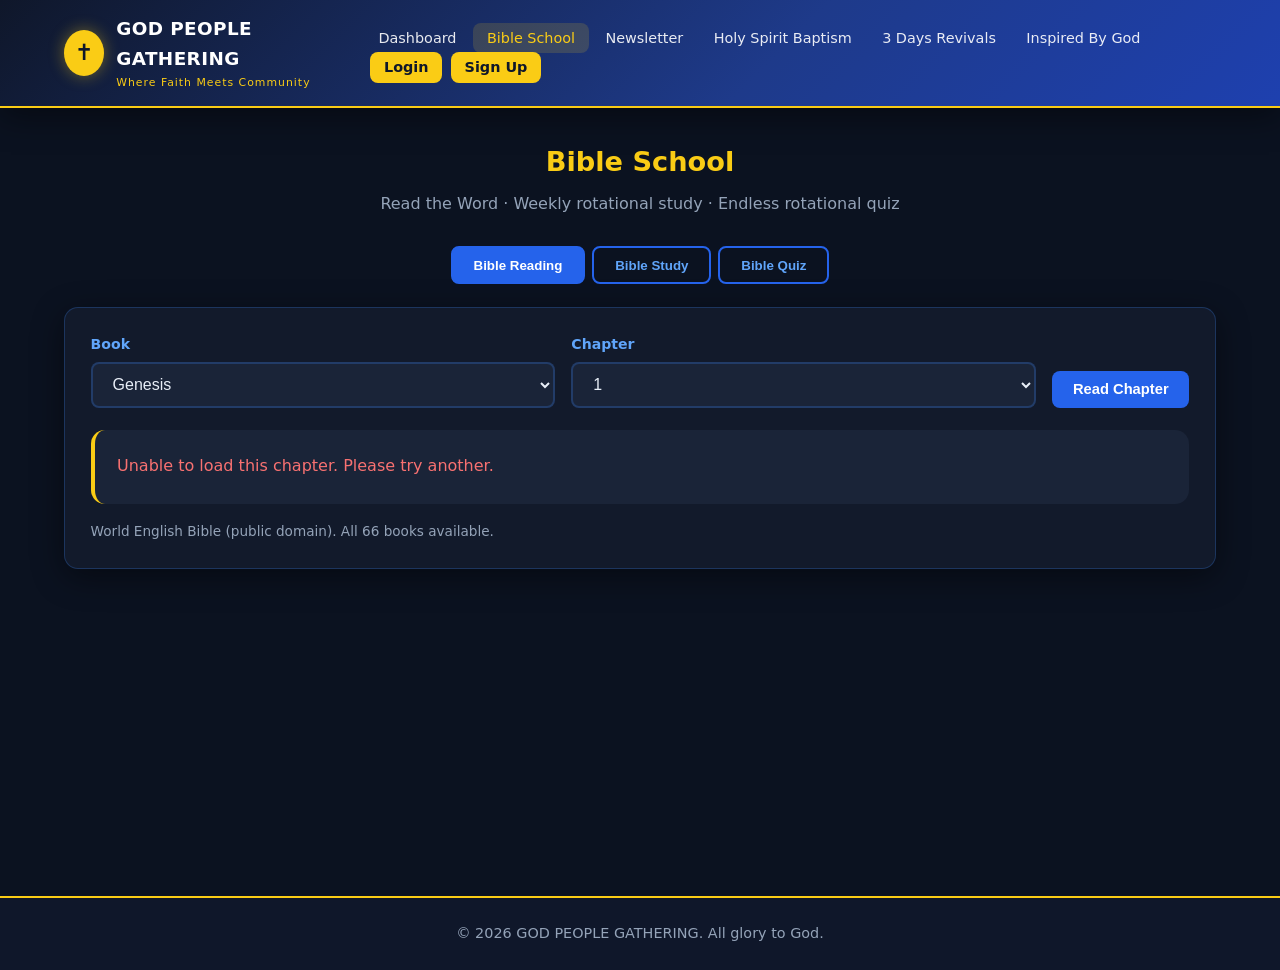
<file: bible-school.html>
<!DOCTYPE html>
<html lang="en">
<head>
  <meta charset="UTF-8">
  <meta name="viewport" content="width=device-width, initial-scale=1.0">
  <title>Bible School | GOD PEOPLE GATHERING</title>
  <link rel="stylesheet" href="css/styles.css">
</head>
<body>
  <header class="header">
    <div class="nav-container">
      <a href="index.html" class="logo">
        <div class="logo-icon">✝</div>
        <div class="logo-text">GOD PEOPLE GATHERING<span>Where Faith Meets Community</span></div>
      </a>
      <button class="menu-toggle" aria-label="Menu">☰</button>
      <ul class="nav-links">
        <li><a href="index.html">Dashboard</a></li>
        <li><a href="bible-school.html" class="active">Bible School</a></li>
        <li><a href="newsletter.html">Newsletter</a></li>
        <li><a href="holy-spirit.html">Holy Spirit Baptism</a></li>
        <li><a href="revivals.html">3 Days Revivals</a></li>
        <li><a href="book.html">Inspired By God</a></li>
        <li class="hidden" data-auth><a href="#" onclick="logout(); return false;">Logout</a></li>
        <li data-guest><a href="login.html" class="btn-auth">Login</a></li>
        <li data-guest><a href="signup.html" class="btn-auth">Sign Up</a></li>
      </ul>
    </div>
  </header>

  <main class="main">
    <h1 class="section-title">Bible School</h1>
    <p class="section-subtitle">Read the Word · Weekly rotational study · Endless rotational quiz</p>

    <div class="tabs">
      <button class="tab-btn active" data-tab="reader-tab">Bible Reading</button>
      <button class="tab-btn" data-tab="study-tab">Bible Study</button>
      <button class="tab-btn" data-tab="quiz-tab">Bible Quiz</button>
    </div>

    <div id="reader-tab" class="tab-content active">
      <div class="card">
        <div class="bible-controls">
          <div class="form-group">
            <label for="book-select">Book</label>
            <select id="book-select"></select>
          </div>
          <div class="form-group">
            <label for="chapter-select">Chapter</label>
            <select id="chapter-select"></select>
          </div>
          <button class="btn btn-primary" id="load-chapter-btn">Read Chapter</button>
        </div>
        <div id="bible-text" class="bible-text">
          <p style="text-align:center;color:#94a3b8;">Select a book and chapter, then click Read Chapter.</p>
        </div>
        <p style="margin-top:1rem; font-size:0.85rem; color:var(--text-muted);">
          World English Bible (public domain). All 66 books available.
        </p>
      </div>
    </div>

    <div id="study-tab" class="tab-content">
      <p class="section-subtitle" style="margin-bottom:1rem;">4-week rolling cycle · A new set of daily stories each week of the year</p>
      <div id="study-grid" class="study-grid"></div>
    </div>

    <div id="quiz-tab" class="tab-content">
      <div class="card">
        <h3 style="color:var(--yellow); margin-bottom:0.75rem;">Endless Rotational Quiz</h3>
        <p style="color:var(--text-muted); margin-bottom:1.25rem;">
          Questions rotate from a large bank of Bible stories and verses. Answer a batch, then load the next — it never ends.
        </p>
        <div id="quiz-container"></div>
      </div>
    </div>
  </main>

  <footer class="footer">
    <p>&copy; 2026 GOD PEOPLE GATHERING. All glory to God.</p>
  </footer>
  <script src="js/app.js"></script>
</body>
</html>
</file>
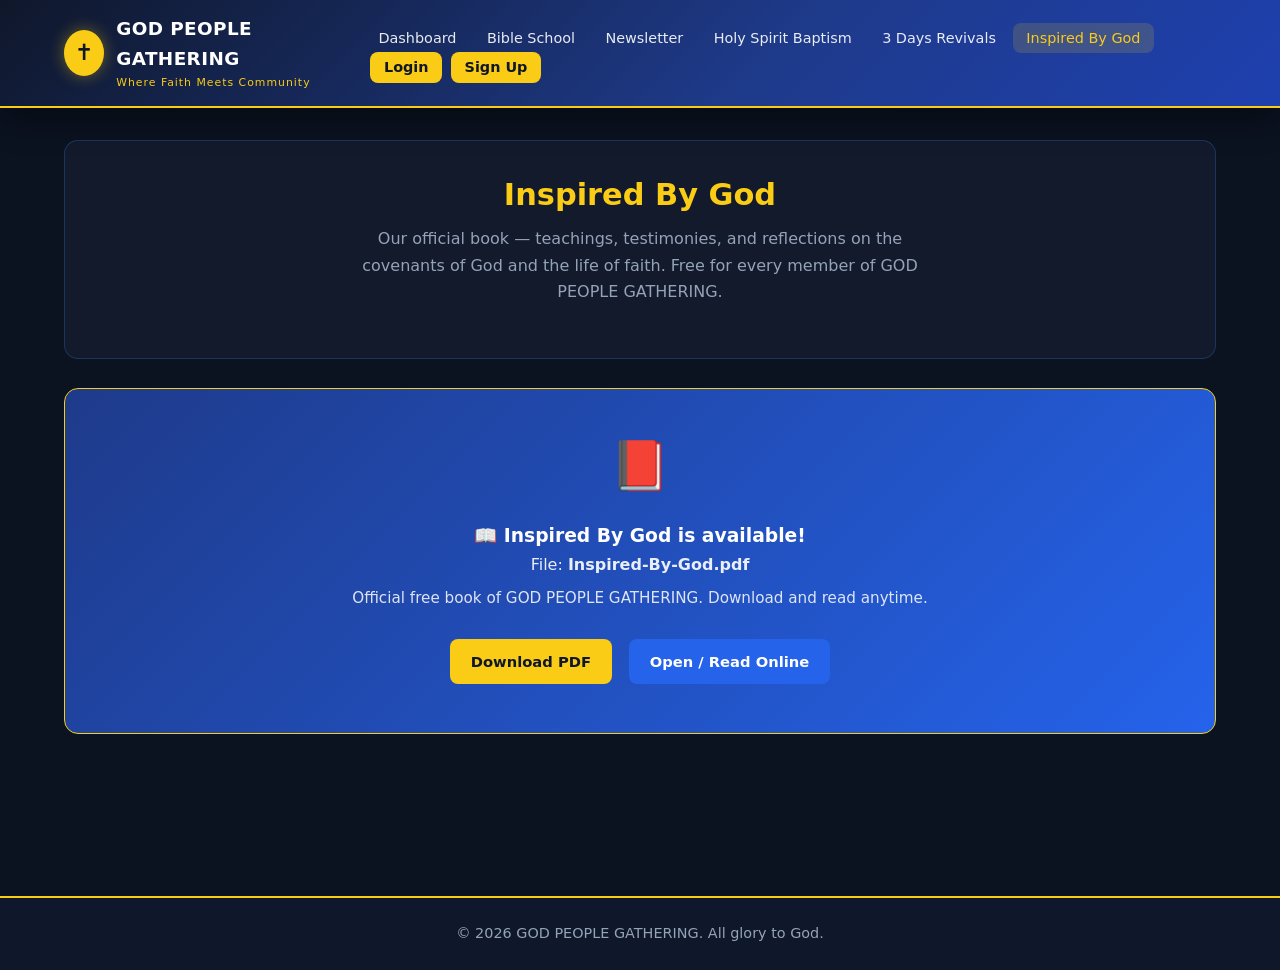
<file: book.html>
<!DOCTYPE html>
<html lang="en">
<head>
  <meta charset="UTF-8">
  <meta name="viewport" content="width=device-width, initial-scale=1.0">
  <title>Inspired By God | GOD PEOPLE GATHERING</title>
  <link rel="stylesheet" href="css/styles.css">
</head>
<body>
  <header class="header">
    <div class="nav-container">
      <a href="index.html" class="logo">
        <div class="logo-icon">✝</div>
        <div class="logo-text">GOD PEOPLE GATHERING<span>Where Faith Meets Community</span></div>
      </a>
      <button class="menu-toggle" aria-label="Menu">☰</button>
      <ul class="nav-links">
        <li><a href="index.html">Dashboard</a></li>
        <li><a href="bible-school.html">Bible School</a></li>
        <li><a href="newsletter.html">Newsletter</a></li>
        <li><a href="holy-spirit.html">Holy Spirit Baptism</a></li>
        <li><a href="revivals.html">3 Days Revivals</a></li>
        <li><a href="book.html" class="active">Inspired By God</a></li>
        <li class="hidden" data-auth><a href="#" onclick="logout(); return false;">Logout</a></li>
        <li data-guest><a href="login.html" class="btn-auth">Login</a></li>
        <li data-guest><a href="signup.html" class="btn-auth">Sign Up</a></li>
      </ul>
    </div>
  </header>

  <main class="main">
    <div class="book-hero">
      <h2>Inspired By God</h2>
      <p style="color:var(--text-muted); max-width:560px; margin:0 auto 1.5rem;">
        Our official book — teachings, testimonies, and reflections on the covenants of God and the life of faith.
        Free for every member of GOD PEOPLE GATHERING.
      </p>
    </div>

    <!-- Permanent download section (always visible) -->
    <div id="download-area">
      <div class="download-box">
        <div style="font-size:3rem; margin-bottom:1rem;">📕</div>
        <h3>📖 Inspired By God is available!</h3>
        <p style="opacity:0.9; margin-bottom:0.5rem;">
          File: <strong>Inspired-By-God.pdf</strong>
        </p>
        <p style="opacity:0.85; margin-bottom:1.75rem; font-size:0.95rem;">
          Official free book of GOD PEOPLE GATHERING. Download and read anytime.
        </p>

        <!-- Main download button -->
        <a id="download-btn"
           class="btn btn-gold"
           href="books/Inspired-By-God.pdf"
           download="Inspired-By-God.pdf"
           style="margin-right:0.75rem; margin-bottom:0.75rem;">
          Download PDF
        </a>

        <!-- Optional: open in browser / new tab -->
        <a class="btn btn-primary"
           href="books/Inspired-By-God.pdf"
           target="_blank"
           rel="noopener"
           style="margin-bottom:0.75rem;">
          Open / Read Online
        </a>
      </div>
    </div>
  </main>

  <footer class="footer">
    <p>&copy; 2026 GOD PEOPLE GATHERING. All glory to God.</p>
  </footer>

  <script src="js/app.js"></script>
</body>
</html>
</file>
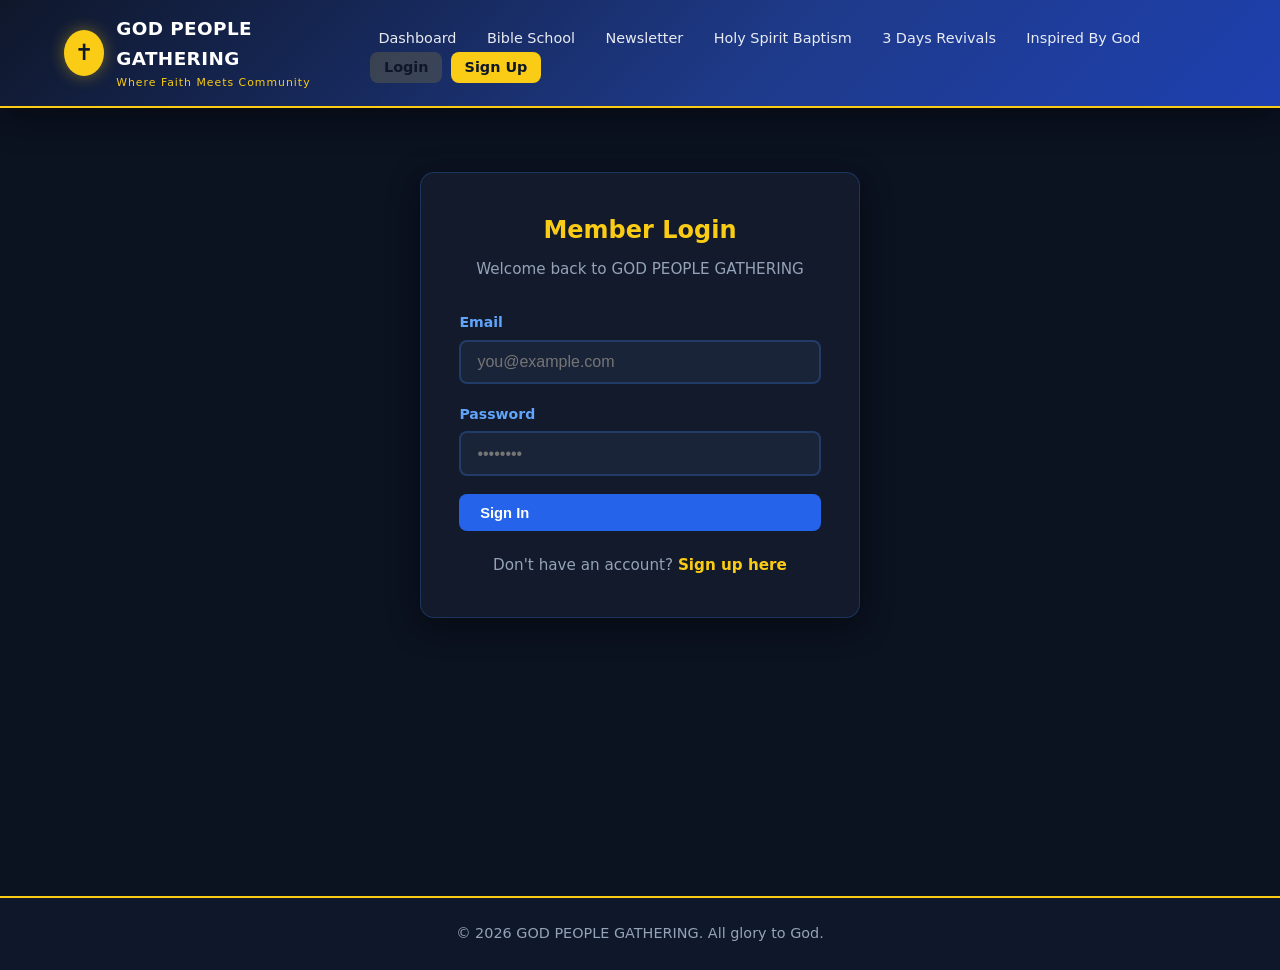
<file: login.html>
<!DOCTYPE html>
<html lang="en">
<head>
  <meta charset="UTF-8">
  <meta name="viewport" content="width=device-width, initial-scale=1.0">
  <title>Login | GOD PEOPLE GATHERING</title>
  <link rel="stylesheet" href="css/styles.css">
</head>
<body>
  <header class="header">
    <div class="nav-container">
      <a href="index.html" class="logo">
        <div class="logo-icon">✝</div>
        <div class="logo-text">GOD PEOPLE GATHERING<span>Where Faith Meets Community</span></div>
      </a>
      <button class="menu-toggle" aria-label="Menu">☰</button>
      <ul class="nav-links">
        <li><a href="index.html">Dashboard</a></li>
        <li><a href="bible-school.html">Bible School</a></li>
        <li><a href="newsletter.html">Newsletter</a></li>
        <li><a href="holy-spirit.html">Holy Spirit Baptism</a></li>
        <li><a href="revivals.html">3 Days Revivals</a></li>
        <li><a href="book.html">Inspired By God</a></li>
        <li class="hidden" data-auth><a href="#" onclick="logout(); return false;">Logout</a></li>
        <li data-guest><a href="login.html" class="btn-auth active">Login</a></li>
        <li data-guest><a href="signup.html" class="btn-auth">Sign Up</a></li>
      </ul>
    </div>
  </header>
  <main class="main">
    <div class="auth-container">
      <div class="auth-card">
        <h2>Member Login</h2>
        <p class="subtitle">Welcome back to GOD PEOPLE GATHERING</p>
        <form id="login-form">
          <div class="form-group">
            <label for="login-email">Email</label>
            <input type="email" id="login-email" required placeholder="you@example.com">
          </div>
          <div class="form-group">
            <label for="login-password">Password</label>
            <input type="password" id="login-password" required placeholder="••••••••">
          </div>
          <button type="submit" class="btn btn-primary" style="width:100%;">Sign In</button>
          <p id="login-message" class="form-success"></p>
        </form>
        <p class="auth-switch">Don't have an account? <a href="signup.html">Sign up here</a></p>
      </div>
    </div>
  </main>
  <footer class="footer"><p>&copy; 2026 GOD PEOPLE GATHERING. All glory to God.</p></footer>
  <script src="js/app.js"></script>
</body>
</html>
</file>
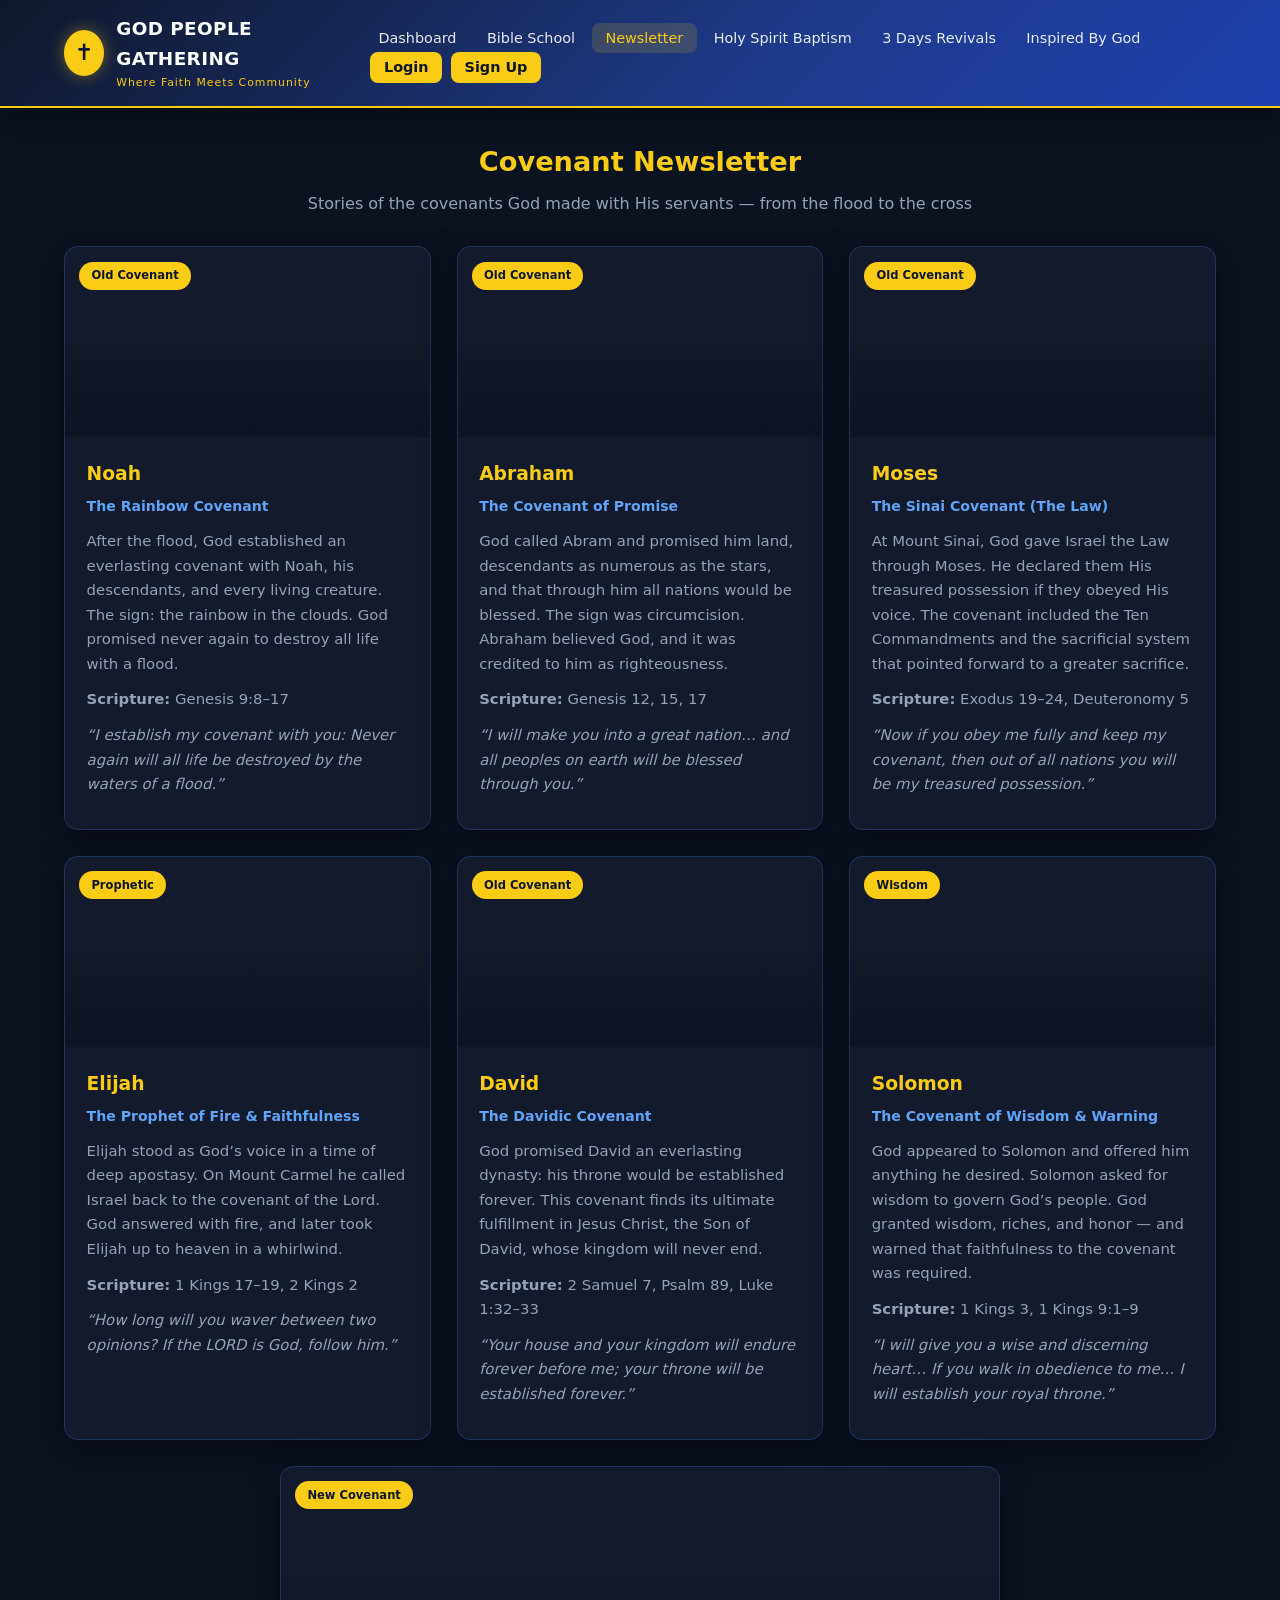
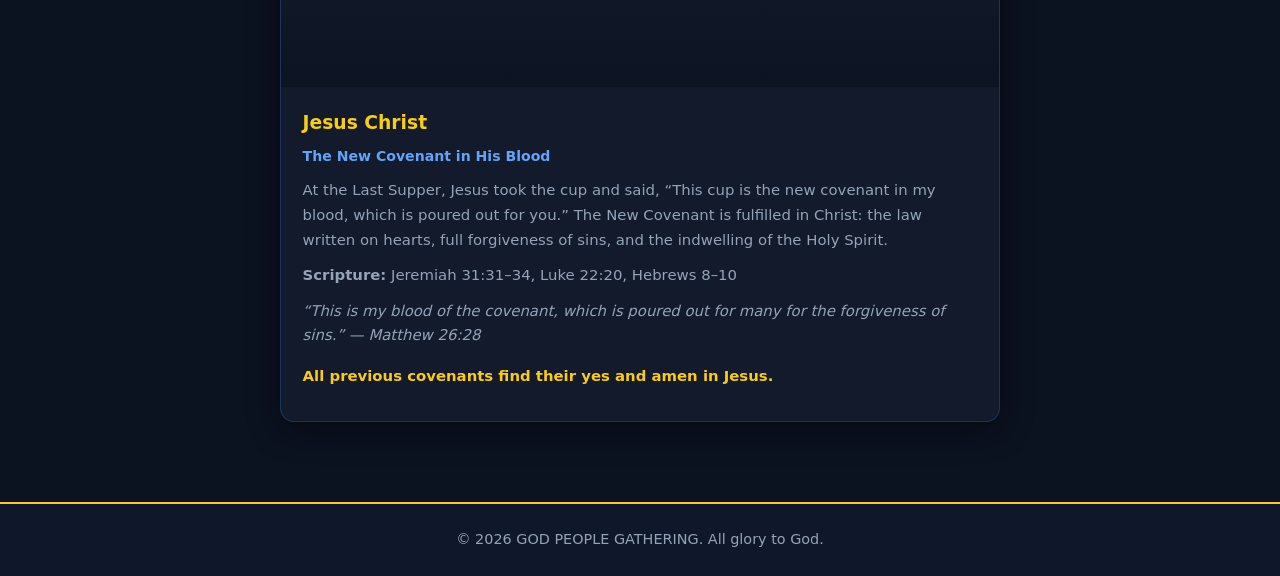
<file: newsletter.html>
<!DOCTYPE html>
<html lang="en">
<head>
  <meta charset="UTF-8">
  <meta name="viewport" content="width=device-width, initial-scale=1.0">
  <title>Newsletter | GOD PEOPLE GATHERING</title>
  <link rel="stylesheet" href="css/styles.css">
</head>
<body>
  <header class="header">
    <div class="nav-container">
      <a href="index.html" class="logo">
        <div class="logo-icon">✝</div>
        <div class="logo-text">GOD PEOPLE GATHERING<span>Where Faith Meets Community</span></div>
      </a>
      <button class="menu-toggle" aria-label="Menu">☰</button>
      <ul class="nav-links">
        <li><a href="index.html">Dashboard</a></li>
        <li><a href="bible-school.html">Bible School</a></li>
        <li><a href="newsletter.html" class="active">Newsletter</a></li>
        <li><a href="holy-spirit.html">Holy Spirit Baptism</a></li>
        <li><a href="revivals.html">3 Days Revivals</a></li>
        <li><a href="book.html">Inspired By God</a></li>
        <li class="hidden" data-auth><a href="#" onclick="logout(); return false;">Logout</a></li>
        <li data-guest><a href="login.html" class="btn-auth">Login</a></li>
        <li data-guest><a href="signup.html" class="btn-auth">Sign Up</a></li>
      </ul>
    </div>
  </header>

  <main class="main">
    <h1 class="section-title">Covenant Newsletter</h1>
    <p class="section-subtitle">Stories of the covenants God made with His servants — from the flood to the cross</p>

    <div class="covenant-grid">
      <article class="covenant-card">
        <div class="covenant-img" style="background-image: url('https://images.unsplash.com/photo-1507003211169-0a1dd7228f2d?w=700&q=80');">
          <span class="covenant-badge">Old Covenant</span>
        </div>
        <div class="covenant-body">
          <h3>Noah</h3>
          <p class="covenant-title">The Rainbow Covenant</p>
          <p>After the flood, God established an everlasting covenant with Noah, his descendants, and every living creature. The sign: the rainbow in the clouds. God promised never again to destroy all life with a flood.</p>
          <p><strong>Scripture:</strong> Genesis 9:8–17</p>
          <p><em>“I establish my covenant with you: Never again will all life be destroyed by the waters of a flood.”</em></p>
        </div>
      </article>

      <article class="covenant-card">
        <div class="covenant-img" style="background-image: url('https://images.unsplash.com/photo-1469474968028-56623f02e42e?w=700&q=80');">
          <span class="covenant-badge">Old Covenant</span>
        </div>
        <div class="covenant-body">
          <h3>Abraham</h3>
          <p class="covenant-title">The Covenant of Promise</p>
          <p>God called Abram and promised him land, descendants as numerous as the stars, and that through him all nations would be blessed. The sign was circumcision. Abraham believed God, and it was credited to him as righteousness.</p>
          <p><strong>Scripture:</strong> Genesis 12, 15, 17</p>
          <p><em>“I will make you into a great nation… and all peoples on earth will be blessed through you.”</em></p>
        </div>
      </article>

      <article class="covenant-card">
        <div class="covenant-img" style="background-image: url('https://images.unsplash.com/photo-1506905925346-21bda4d32df4?w=700&q=80');">
          <span class="covenant-badge">Old Covenant</span>
        </div>
        <div class="covenant-body">
          <h3>Moses</h3>
          <p class="covenant-title">The Sinai Covenant (The Law)</p>
          <p>At Mount Sinai, God gave Israel the Law through Moses. He declared them His treasured possession if they obeyed His voice. The covenant included the Ten Commandments and the sacrificial system that pointed forward to a greater sacrifice.</p>
          <p><strong>Scripture:</strong> Exodus 19–24, Deuteronomy 5</p>
          <p><em>“Now if you obey me fully and keep my covenant, then out of all nations you will be my treasured possession.”</em></p>
        </div>
      </article>

      <article class="covenant-card">
        <div class="covenant-img" style="background-image: url('https://images.unsplash.com/photo-1470071459604-3b5ec3a7fe05?w=700&q=80');">
          <span class="covenant-badge">Prophetic</span>
        </div>
        <div class="covenant-body">
          <h3>Elijah</h3>
          <p class="covenant-title">The Prophet of Fire & Faithfulness</p>
          <p>Elijah stood as God’s voice in a time of deep apostasy. On Mount Carmel he called Israel back to the covenant of the Lord. God answered with fire, and later took Elijah up to heaven in a whirlwind.</p>
          <p><strong>Scripture:</strong> 1 Kings 17–19, 2 Kings 2</p>
          <p><em>“How long will you waver between two opinions? If the LORD is God, follow him.”</em></p>
        </div>
      </article>

      <article class="covenant-card">
        <div class="covenant-img" style="background-image: url('https://images.unsplash.com/photo-1519681393784-d120267933ba?w=700&q=80');">
          <span class="covenant-badge">Old Covenant</span>
        </div>
        <div class="covenant-body">
          <h3>David</h3>
          <p class="covenant-title">The Davidic Covenant</p>
          <p>God promised David an everlasting dynasty: his throne would be established forever. This covenant finds its ultimate fulfillment in Jesus Christ, the Son of David, whose kingdom will never end.</p>
          <p><strong>Scripture:</strong> 2 Samuel 7, Psalm 89, Luke 1:32–33</p>
          <p><em>“Your house and your kingdom will endure forever before me; your throne will be established forever.”</em></p>
        </div>
      </article>

      <article class="covenant-card">
        <div class="covenant-img" style="background-image: url('https://images.unsplash.com/photo-1500534314209-a25ddb2bd429?w=700&q=80');">
          <span class="covenant-badge">Wisdom</span>
        </div>
        <div class="covenant-body">
          <h3>Solomon</h3>
          <p class="covenant-title">The Covenant of Wisdom & Warning</p>
          <p>God appeared to Solomon and offered him anything he desired. Solomon asked for wisdom to govern God’s people. God granted wisdom, riches, and honor — and warned that faithfulness to the covenant was required.</p>
          <p><strong>Scripture:</strong> 1 Kings 3, 1 Kings 9:1–9</p>
          <p><em>“I will give you a wise and discerning heart… If you walk in obedience to me… I will establish your royal throne.”</em></p>
        </div>
      </article>

      <article class="covenant-card" style="grid-column: 1 / -1; max-width: 720px; margin: 0 auto;">
        <div class="covenant-img" style="background-image: url('https://images.unsplash.com/photo-1490730141103-6cac27aaab94?w=900&q=80'); height: 220px;">
          <span class="covenant-badge">New Covenant</span>
        </div>
        <div class="covenant-body">
          <h3>Jesus Christ</h3>
          <p class="covenant-title">The New Covenant in His Blood</p>
          <p>At the Last Supper, Jesus took the cup and said, “This cup is the new covenant in my blood, which is poured out for you.” The New Covenant is fulfilled in Christ: the law written on hearts, full forgiveness of sins, and the indwelling of the Holy Spirit.</p>
          <p><strong>Scripture:</strong> Jeremiah 31:31–34, Luke 22:20, Hebrews 8–10</p>
          <p><em>“This is my blood of the covenant, which is poured out for many for the forgiveness of sins.” — Matthew 26:28</em></p>
          <p style="margin-top:1rem; color:var(--yellow); font-weight:600;">All previous covenants find their yes and amen in Jesus.</p>
        </div>
      </article>
    </div>
  </main>

  <footer class="footer">
    <p>&copy; 2026 GOD PEOPLE GATHERING. All glory to God.</p>
  </footer>
  <script src="js/app.js"></script>
</body>
</html>
</file>
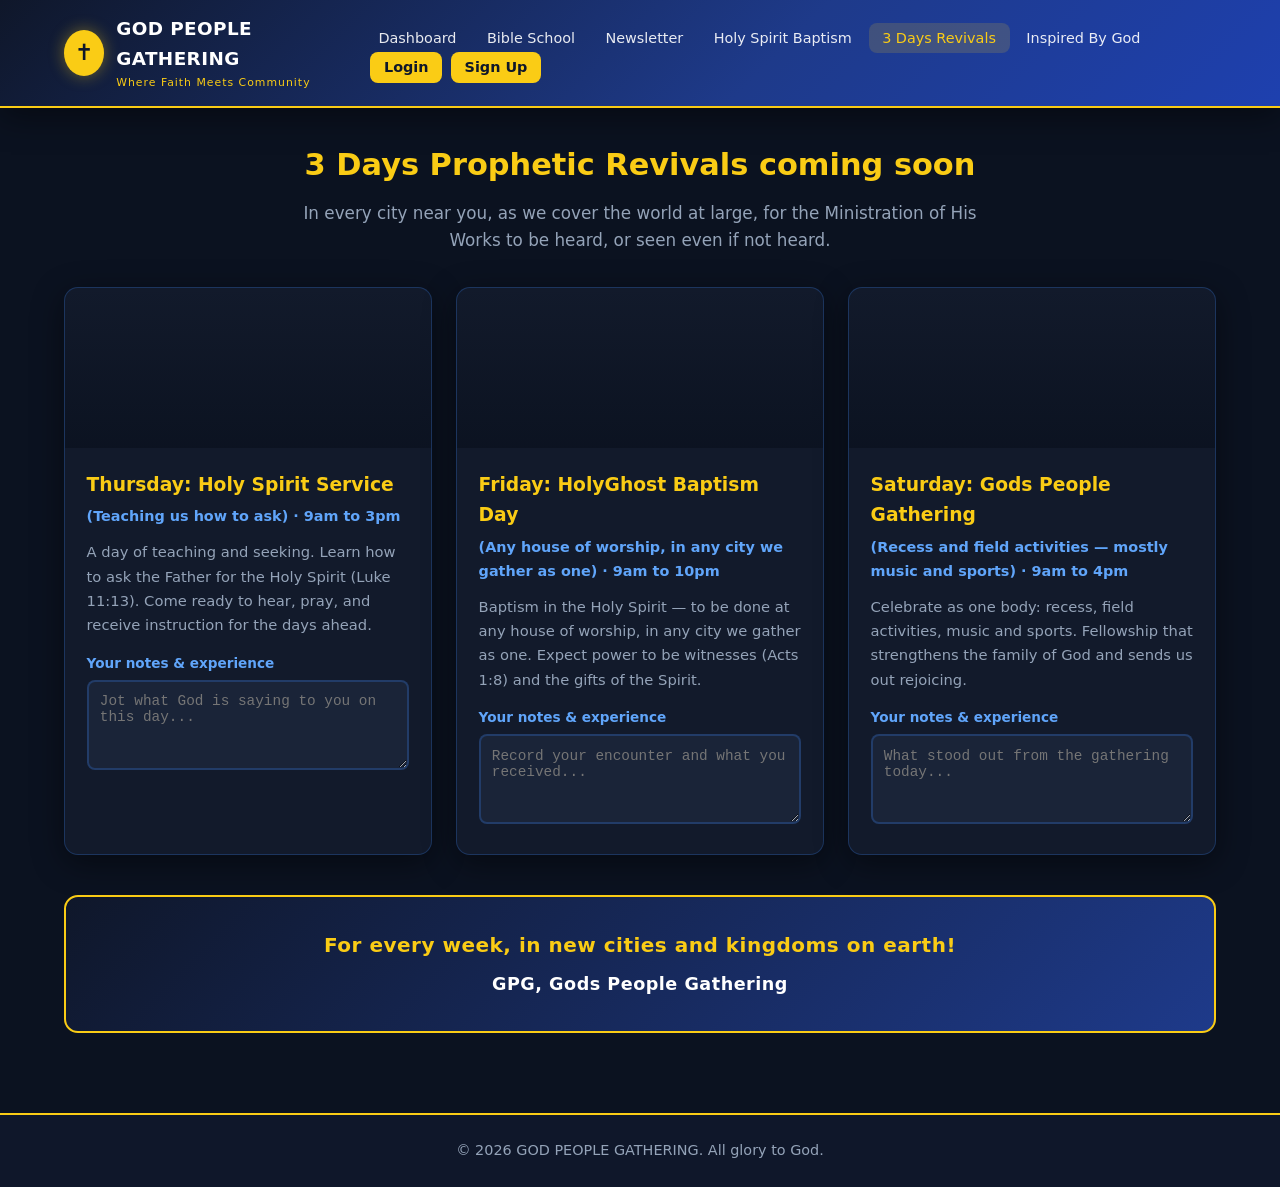
<file: revivals.html>
<!DOCTYPE html>
<html lang="en">
<head>
  <meta charset="UTF-8">
  <meta name="viewport" content="width=device-width, initial-scale=1.0">
  <title>3 Days Prophetic Revivals | GOD PEOPLE GATHERING</title>
  <link rel="stylesheet" href="css/styles.css">
</head>
<body>
  <header class="header">
    <div class="nav-container">
      <a href="index.html" class="logo">
        <div class="logo-icon">✝</div>
        <div class="logo-text">GOD PEOPLE GATHERING<span>Where Faith Meets Community</span></div>
      </a>
      <button class="menu-toggle" aria-label="Menu">☰</button>
      <ul class="nav-links">
        <li><a href="index.html">Dashboard</a></li>
        <li><a href="bible-school.html">Bible School</a></li>
        <li><a href="newsletter.html">Newsletter</a></li>
        <li><a href="holy-spirit.html">Holy Spirit Baptism</a></li>
        <li><a href="revivals.html" class="active">3 Days Revivals</a></li>
        <li><a href="book.html">Inspired By God</a></li>
        <li class="hidden" data-auth><a href="#" onclick="logout(); return false;">Logout</a></li>
        <li data-guest><a href="login.html" class="btn-auth">Login</a></li>
        <li data-guest><a href="signup.html" class="btn-auth">Sign Up</a></li>
      </ul>
    </div>
  </header>

  <main class="main">
    <div class="revival-intro">
      <h1>3 Days Prophetic Revivals coming soon</h1>
      <p style="color:var(--text-muted); max-width:700px; margin:0 auto; font-size:1.05rem;">
        In every city near you, as we cover the world at large, for the Ministration of His Works
        to be heard, or seen even if not heard.
      </p>
    </div>

    <div class="revival-grid">
      <!-- Thursday -->
      <div class="revival-day">
        <div class="revival-day-img" style="background-image: url('https://images.unsplash.com/photo-1507692049790-de58290a4334?w=600&q=80');"></div>
        <div class="revival-day-body">
          <h3>Thursday: Holy Spirit Service</h3>
          <p class="time">(Teaching us how to ask) · 9am to 3pm</p>
          <p>
            A day of teaching and seeking. Learn how to ask the Father for the Holy Spirit
            (Luke 11:13). Come ready to hear, pray, and receive instruction for the days ahead.
          </p>
          <div class="notes-box">
            <label for="notes-thu">Your notes & experience</label>
            <textarea id="notes-thu" placeholder="Jot what God is saying to you on this day..."></textarea>
          </div>
        </div>
      </div>

      <!-- Friday -->
      <div class="revival-day">
        <div class="revival-day-img" style="background-image: url('https://images.unsplash.com/photo-1438232992991-995b7058bbb3?w=600&q=80');"></div>
        <div class="revival-day-body">
          <h3>Friday: HolyGhost Baptism Day</h3>
          <p class="time">(Any house of worship, in any city we gather as one) · 9am to 10pm</p>
          <p>
            Baptism in the Holy Spirit — to be done at any house of worship, in any city
            we gather as one. Expect power to be witnesses (Acts 1:8) and the gifts of the Spirit.
          </p>
          <div class="notes-box">
            <label for="notes-fri">Your notes & experience</label>
            <textarea id="notes-fri" placeholder="Record your encounter and what you received..."></textarea>
          </div>
        </div>
      </div>

      <!-- Saturday -->
      <div class="revival-day">
        <div class="revival-day-img" style="background-image: url('https://images.unsplash.com/photo-1511632765486-a01980e58a9d?w=600&q=80');"></div>
        <div class="revival-day-body">
          <h3>Saturday: Gods People Gathering</h3>
          <p class="time">(Recess and field activities — mostly music and sports) · 9am to 4pm</p>
          <p>
            Celebrate as one body: recess, field activities, music and sports.
            Fellowship that strengthens the family of God and sends us out rejoicing.
          </p>
          <div class="notes-box">
            <label for="notes-sat">Your notes & experience</label>
            <textarea id="notes-sat" placeholder="What stood out from the gathering today..."></textarea>
          </div>
        </div>
      </div>
    </div>

    <div class="revival-footer">
      <p>For every week, in new cities and kingdoms on earth!</p>
      <p class="gpg">GPG, Gods People Gathering</p>
    </div>
  </main>

  <footer class="footer">
    <p>&copy; 2026 GOD PEOPLE GATHERING. All glory to God.</p>
  </footer>
  <script src="js/app.js"></script>
</body>
</html>
</file>
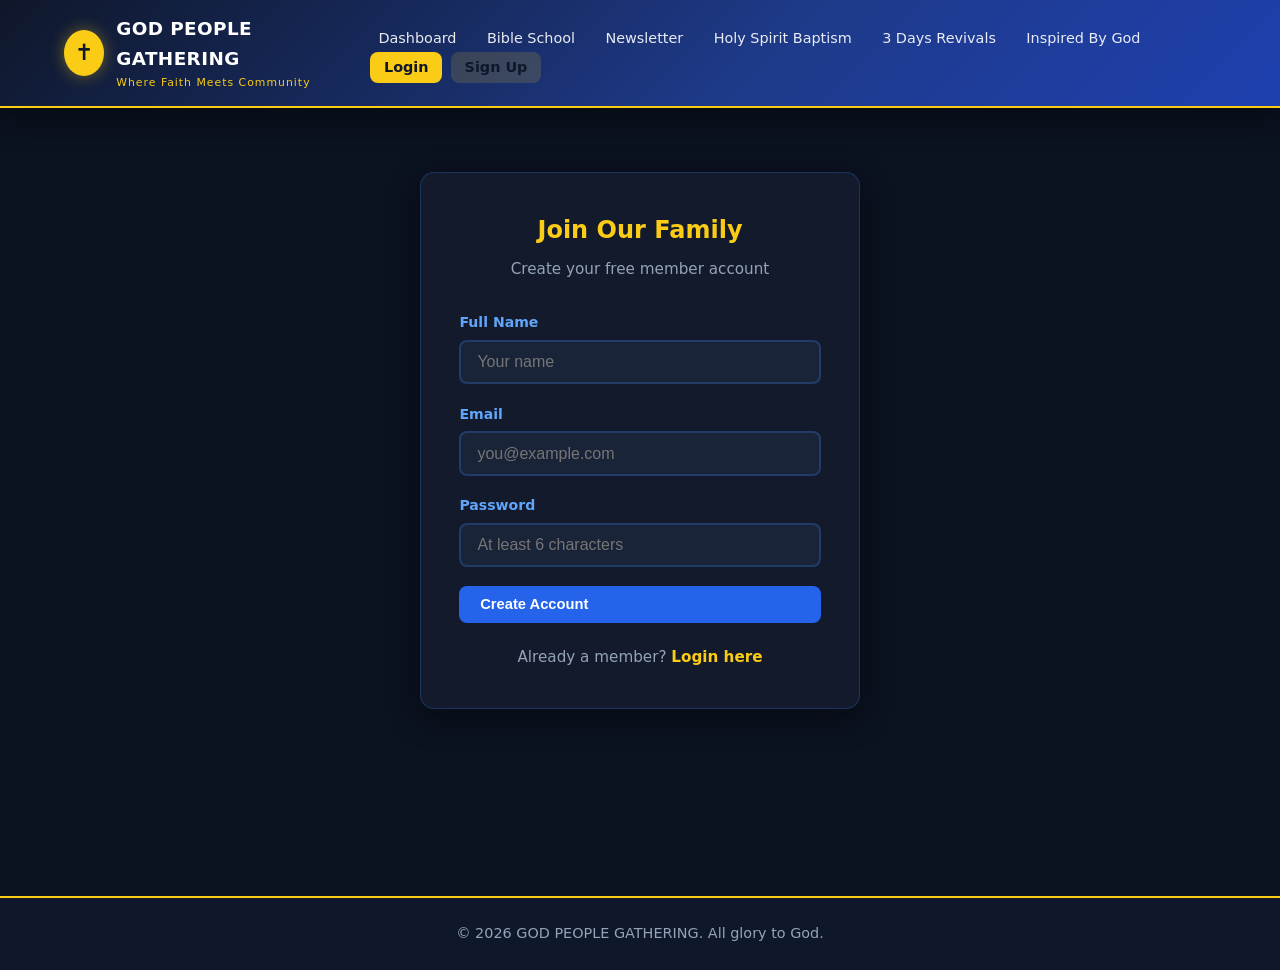
<file: signup.html>
<!DOCTYPE html>
<html lang="en">
<head>
  <meta charset="UTF-8">
  <meta name="viewport" content="width=device-width, initial-scale=1.0">
  <title>Sign Up | GOD PEOPLE GATHERING</title>
  <link rel="stylesheet" href="css/styles.css">
</head>
<body>
  <header class="header">
    <div class="nav-container">
      <a href="index.html" class="logo">
        <div class="logo-icon">✝</div>
        <div class="logo-text">GOD PEOPLE GATHERING<span>Where Faith Meets Community</span></div>
      </a>
      <button class="menu-toggle" aria-label="Menu">☰</button>
      <ul class="nav-links">
        <li><a href="index.html">Dashboard</a></li>
        <li><a href="bible-school.html">Bible School</a></li>
        <li><a href="newsletter.html">Newsletter</a></li>
        <li><a href="holy-spirit.html">Holy Spirit Baptism</a></li>
        <li><a href="revivals.html">3 Days Revivals</a></li>
        <li><a href="book.html">Inspired By God</a></li>
        <li class="hidden" data-auth><a href="#" onclick="logout(); return false;">Logout</a></li>
        <li data-guest><a href="login.html" class="btn-auth">Login</a></li>
        <li data-guest><a href="signup.html" class="btn-auth active">Sign Up</a></li>
      </ul>
    </div>
  </header>
  <main class="main">
    <div class="auth-container">
      <div class="auth-card">
        <h2>Join Our Family</h2>
        <p class="subtitle">Create your free member account</p>
        <form id="signup-form">
          <div class="form-group">
            <label for="signup-name">Full Name</label>
            <input type="text" id="signup-name" required placeholder="Your name">
          </div>
          <div class="form-group">
            <label for="signup-email">Email</label>
            <input type="email" id="signup-email" required placeholder="you@example.com">
          </div>
          <div class="form-group">
            <label for="signup-password">Password</label>
            <input type="password" id="signup-password" required placeholder="At least 6 characters" minlength="6">
          </div>
          <button type="submit" class="btn btn-primary" style="width:100%;">Create Account</button>
          <p id="signup-message" class="form-success"></p>
        </form>
        <p class="auth-switch">Already a member? <a href="login.html">Login here</a></p>
      </div>
    </div>
  </main>
  <footer class="footer"><p>&copy; 2026 GOD PEOPLE GATHERING. All glory to God.</p></footer>
  <script src="js/app.js"></script>
</body>
</html>
</file>
<file: css/styles.css>
/* GOD PEOPLE GATHERING - Dark Theme (Blue + Yellow) */
:root {
  --bg: #0b1220;
  --bg-card: #121a2b;
  --bg-elevated: #1a2438;
  --primary: #1e3a8a;
  --primary-light: #3b82f6;
  --blue: #2563eb;
  --blue-soft: #60a5fa;
  --yellow: #facc15;
  --yellow-dark: #eab308;
  --gold: #fbbf24;
  --text: #e8eef7;
  --text-muted: #94a3b8;
  --border: rgba(59, 130, 246, 0.25);
  --success: #34d399;
  --error: #f87171;
  --shadow: 0 8px 32px rgba(0, 0, 0, 0.45);
  --radius: 14px;
  --transition: all 0.3s ease;
}

* {
  margin: 0;
  padding: 0;
  box-sizing: border-box;
}

body {
  font-family: 'Segoe UI', system-ui, -apple-system, sans-serif;
  background: var(--bg);
  color: var(--text);
  line-height: 1.65;
  min-height: 100vh;
}

.header {
  background: linear-gradient(135deg, #0f172a 0%, #1e3a8a 60%, #1e40af 100%);
  border-bottom: 2px solid var(--yellow);
  position: sticky;
  top: 0;
  z-index: 1000;
  box-shadow: var(--shadow);
}

.nav-container {
  max-width: 1200px;
  margin: 0 auto;
  padding: 0.85rem 1.5rem;
  display: flex;
  align-items: center;
  justify-content: space-between;
  gap: 1rem;
}

.logo {
  display: flex;
  align-items: center;
  gap: 0.75rem;
  text-decoration: none;
  color: white;
}

.logo-icon {
  width: 46px;
  height: 46px;
  background: var(--yellow);
  border-radius: 50%;
  display: flex;
  align-items: center;
  justify-content: center;
  font-size: 1.4rem;
  font-weight: bold;
  color: #0f172a;
  box-shadow: 0 0 16px rgba(250, 204, 21, 0.4);
}

.logo-text {
  font-size: 1.15rem;
  font-weight: 700;
  letter-spacing: 0.4px;
  color: #fff;
}

.logo-text span {
  display: block;
  font-size: 0.68rem;
  font-weight: 400;
  color: var(--yellow);
  letter-spacing: 1px;
}

.nav-links {
  display: flex;
  list-style: none;
  gap: 0.2rem;
  align-items: center;
  flex-wrap: wrap;
}

.nav-links a {
  color: rgba(255, 255, 255, 0.9);
  text-decoration: none;
  padding: 0.45rem 0.85rem;
  border-radius: 8px;
  font-weight: 500;
  font-size: 0.9rem;
  transition: var(--transition);
}

.nav-links a:hover,
.nav-links a.active {
  background: rgba(250, 204, 21, 0.15);
  color: var(--yellow);
}

.nav-links .btn-auth {
  background: var(--yellow);
  color: #0f172a !important;
  font-weight: 700;
  margin-left: 0.35rem;
}

.nav-links .btn-auth:hover {
  background: var(--gold);
  color: #0f172a !important;
}

.menu-toggle {
  display: none;
  background: none;
  border: none;
  color: var(--yellow);
  font-size: 1.75rem;
  cursor: pointer;
  padding: 0.25rem;
}

.main {
  max-width: 1200px;
  margin: 0 auto;
  padding: 2rem 1.5rem;
  min-height: calc(100vh - 160px);
}

.hero {
  background: linear-gradient(135deg, #0f172a 0%, #1e3a8a 45%, #1e40af 100%);
  border: 1px solid var(--border);
  border-radius: var(--radius);
  padding: 2.75rem 2rem;
  text-align: center;
  margin-bottom: 2.25rem;
  position: relative;
  overflow: hidden;
  box-shadow: var(--shadow);
}

.hero::before {
  content: '';
  position: absolute;
  top: -40%;
  right: -15%;
  width: 380px;
  height: 380px;
  background: radial-gradient(circle, rgba(250, 204, 21, 0.18) 0%, transparent 70%);
  border-radius: 50%;
}

.hero h1 {
  font-size: 2.35rem;
  margin-bottom: 0.5rem;
  position: relative;
  color: #fff;
}

.hero h1 span {
  color: var(--yellow);
}

.hero p {
  font-size: 1.1rem;
  color: var(--text-muted);
  max-width: 620px;
  margin: 0 auto 1.4rem;
  position: relative;
}

.dashboard-cards {
  display: grid;
  grid-template-columns: repeat(auto-fit, minmax(280px, 1fr));
  gap: 1.4rem;
  margin-bottom: 2.25rem;
}

.card {
  background: var(--bg-card);
  border-radius: var(--radius);
  padding: 1.6rem;
  box-shadow: var(--shadow);
  transition: var(--transition);
  border: 1px solid var(--border);
}

.card:hover {
  transform: translateY(-4px);
  border-color: rgba(250, 204, 21, 0.4);
  box-shadow: 0 12px 40px rgba(37, 99, 235, 0.2);
}

.card-header {
  display: flex;
  align-items: center;
  gap: 0.75rem;
  margin-bottom: 0.9rem;
}

.card-icon {
  width: 42px;
  height: 42px;
  background: linear-gradient(135deg, var(--blue), var(--primary));
  color: var(--yellow);
  border-radius: 10px;
  display: flex;
  align-items: center;
  justify-content: center;
  font-size: 1.2rem;
}

.card h3 {
  color: var(--yellow);
  font-size: 1.1rem;
}

.affirmation-text,
.verse-text {
  font-size: 1.05rem;
  font-style: italic;
  color: var(--text);
  margin: 0.9rem 0;
  line-height: 1.7;
}

.verse-ref {
  color: var(--yellow);
  font-weight: 600;
  font-style: normal;
  font-size: 0.9rem;
}

.btn {
  display: inline-flex;
  align-items: center;
  gap: 0.5rem;
  padding: 0.65rem 1.3rem;
  border: none;
  border-radius: 8px;
  font-weight: 600;
  font-size: 0.92rem;
  cursor: pointer;
  transition: var(--transition);
  text-decoration: none;
}

.btn-primary {
  background: var(--blue);
  color: white;
}

.btn-primary:hover {
  background: var(--primary-light);
}

.btn-gold {
  background: var(--yellow);
  color: #0f172a;
  font-weight: 700;
}

.btn-gold:hover {
  background: var(--gold);
}

.btn-outline {
  background: transparent;
  border: 2px solid var(--yellow);
  color: var(--yellow);
}

.btn-outline:hover {
  background: var(--yellow);
  color: #0f172a;
}

.auth-container {
  max-width: 440px;
  margin: 2rem auto;
}

.auth-card {
  background: var(--bg-card);
  border-radius: var(--radius);
  padding: 2.4rem;
  box-shadow: var(--shadow);
  border: 1px solid var(--border);
}

.auth-card h2 {
  text-align: center;
  color: var(--yellow);
  margin-bottom: 0.4rem;
}

.auth-card .subtitle {
  text-align: center;
  color: var(--text-muted);
  margin-bottom: 1.8rem;
  font-size: 0.95rem;
}

.form-group {
  margin-bottom: 1.15rem;
}

.form-group label {
  display: block;
  margin-bottom: 0.35rem;
  font-weight: 600;
  color: var(--blue-soft);
  font-size: 0.88rem;
}

.form-group input,
.form-group select,
.form-group textarea {
  width: 100%;
  padding: 0.7rem 1rem;
  border: 2px solid var(--border);
  border-radius: 8px;
  font-size: 1rem;
  transition: var(--transition);
  background: var(--bg-elevated);
  color: var(--text);
}

.form-group input:focus,
.form-group select:focus,
.form-group textarea:focus {
  outline: none;
  border-color: var(--yellow);
  box-shadow: 0 0 0 3px rgba(250, 204, 21, 0.15);
}

.form-group textarea {
  min-height: 100px;
  resize: vertical;
}

.form-success {
  color: var(--success);
  font-size: 0.9rem;
  text-align: center;
  margin-top: 1rem;
  display: none;
}

.auth-switch {
  text-align: center;
  margin-top: 1.4rem;
  font-size: 0.95rem;
  color: var(--text-muted);
}

.auth-switch a {
  color: var(--yellow);
  font-weight: 600;
  text-decoration: none;
}

.section-title {
  color: var(--yellow);
  font-size: 1.7rem;
  margin-bottom: 0.4rem;
  text-align: center;
}

.section-subtitle {
  text-align: center;
  color: var(--text-muted);
  margin-bottom: 1.8rem;
}

.tabs {
  display: flex;
  gap: 0.45rem;
  margin-bottom: 1.4rem;
  flex-wrap: wrap;
  justify-content: center;
}

.tab-btn {
  padding: 0.6rem 1.3rem;
  border: 2px solid var(--blue);
  background: transparent;
  color: var(--blue-soft);
  border-radius: 8px;
  font-weight: 600;
  cursor: pointer;
  transition: var(--transition);
}

.tab-btn.active,
.tab-btn:hover {
  background: var(--blue);
  color: white;
  border-color: var(--blue);
}

.tab-content {
  display: none;
}

.tab-content.active {
  display: block;
}

.bible-controls {
  display: flex;
  flex-wrap: wrap;
  gap: 1rem;
  margin-bottom: 1.4rem;
  align-items: flex-end;
}

.bible-controls .form-group {
  margin-bottom: 0;
  flex: 1;
  min-width: 140px;
}

.bible-text {
  background: var(--bg-elevated);
  border-radius: var(--radius);
  padding: 1.4rem;
  border-left: 4px solid var(--yellow);
  max-height: 500px;
  overflow-y: auto;
  line-height: 1.8;
}

.bible-text .verse {
  margin-bottom: 0.7rem;
}

.bible-text .verse-num {
  color: var(--yellow);
  font-weight: 700;
  margin-right: 0.4rem;
  font-size: 0.85rem;
}

.study-grid {
  display: grid;
  grid-template-columns: repeat(auto-fit, minmax(280px, 1fr));
  gap: 1.2rem;
}

.study-card {
  background: var(--bg-elevated);
  border-radius: var(--radius);
  padding: 1.4rem;
  border: 1px solid var(--border);
  border-top: 4px solid var(--yellow);
}

.study-card h4 {
  color: var(--yellow);
  margin-bottom: 0.45rem;
}

.study-card p {
  color: var(--text-muted);
  font-size: 0.95rem;
}

.quiz-question {
  background: var(--bg-elevated);
  border-radius: var(--radius);
  padding: 1.4rem;
  margin-bottom: 1.1rem;
  border: 1px solid var(--border);
}

.quiz-options {
  list-style: none;
  margin-top: 0.9rem;
}

.quiz-options li {
  margin-bottom: 0.5rem;
}

.quiz-options label {
  display: flex;
  align-items: center;
  gap: 0.55rem;
  padding: 0.55rem 1rem;
  border: 2px solid var(--border);
  border-radius: 8px;
  cursor: pointer;
  transition: var(--transition);
  color: var(--text);
}

.quiz-options label:hover {
  border-color: var(--yellow);
  background: rgba(250, 204, 21, 0.06);
}

.quiz-options input {
  accent-color: var(--yellow);
}

.quiz-result {
  margin-top: 1.4rem;
  padding: 1.15rem;
  border-radius: var(--radius);
  text-align: center;
  font-weight: 600;
  display: none;
}

.quiz-result.correct {
  background: rgba(52, 211, 153, 0.15);
  color: var(--success);
  border: 1px solid var(--success);
}

.quiz-result.incorrect {
  background: rgba(248, 113, 113, 0.12);
  color: var(--error);
  border: 1px solid var(--error);
}

.covenant-grid {
  display: grid;
  grid-template-columns: repeat(auto-fit, minmax(300px, 1fr));
  gap: 1.6rem;
}

.covenant-card {
  background: var(--bg-card);
  border-radius: var(--radius);
  overflow: hidden;
  box-shadow: var(--shadow);
  transition: var(--transition);
  border: 1px solid var(--border);
}

.covenant-card:hover {
  transform: translateY(-6px);
  border-color: rgba(250, 204, 21, 0.45);
}

.covenant-img {
  height: 190px;
  background-size: cover;
  background-position: center;
  position: relative;
}

.covenant-img::after {
  content: '';
  position: absolute;
  inset: 0;
  background: linear-gradient(to top, rgba(11, 18, 32, 0.85), transparent 55%);
}

.covenant-badge {
  position: absolute;
  top: 0.9rem;
  left: 0.9rem;
  background: var(--yellow);
  color: #0f172a;
  padding: 0.28rem 0.75rem;
  border-radius: 20px;
  font-size: 0.72rem;
  font-weight: 700;
  z-index: 1;
}

.covenant-body {
  padding: 1.35rem;
}

.covenant-body h3 {
  color: var(--yellow);
  margin-bottom: 0.35rem;
}

.covenant-body .covenant-title {
  color: var(--blue-soft);
  font-weight: 600;
  font-size: 0.88rem;
  margin-bottom: 0.65rem;
}

.covenant-body p {
  color: var(--text-muted);
  font-size: 0.93rem;
  margin-bottom: 0.7rem;
}

.book-hero {
  text-align: center;
  padding: 1.8rem;
  background: var(--bg-card);
  border-radius: var(--radius);
  border: 1px solid var(--border);
  margin-bottom: 1.8rem;
}

.book-hero h2 {
  color: var(--yellow);
  font-size: 1.9rem;
  margin-bottom: 0.4rem;
}

.upload-zone {
  border: 3px dashed var(--blue);
  border-radius: var(--radius);
  padding: 2.8rem 2rem;
  text-align: center;
  background: rgba(37, 99, 235, 0.08);
  transition: var(--transition);
  cursor: pointer;
}

.upload-zone:hover,
.upload-zone.dragover {
  background: rgba(250, 204, 21, 0.08);
  border-color: var(--yellow);
}

.upload-zone input {
  display: none;
}

.upload-icon {
  font-size: 2.8rem;
  margin-bottom: 0.9rem;
}

.download-box {
  background: linear-gradient(135deg, #1e3a8a, #2563eb);
  color: white;
  border-radius: var(--radius);
  padding: 2.3rem;
  text-align: center;
  border: 1px solid var(--yellow);
}

.home-gallery {
  display: grid;
  grid-template-columns: repeat(auto-fit, minmax(220px, 1fr));
  gap: 1rem;
  margin: 2rem 0;
}

.home-gallery img {
  width: 100%;
  height: 180px;
  object-fit: cover;
  border-radius: var(--radius);
  border: 1px solid var(--border);
  transition: var(--transition);
}

.home-gallery img:hover {
  transform: scale(1.03);
  border-color: var(--yellow);
}

.revival-intro {
  text-align: center;
  margin-bottom: 2rem;
}

.revival-intro h1 {
  color: var(--yellow);
  font-size: 1.9rem;
  margin-bottom: 0.6rem;
}

.revival-grid {
  display: grid;
  grid-template-columns: repeat(auto-fit, minmax(280px, 1fr));
  gap: 1.5rem;
  margin-bottom: 2.5rem;
}

.revival-day {
  background: var(--bg-card);
  border-radius: var(--radius);
  overflow: hidden;
  border: 1px solid var(--border);
  box-shadow: var(--shadow);
}

.revival-day-img {
  height: 160px;
  background-size: cover;
  background-position: center;
  position: relative;
}

.revival-day-img::after {
  content: '';
  position: absolute;
  inset: 0;
  background: linear-gradient(to top, rgba(11, 18, 32, 0.9), transparent);
}

.revival-day-body {
  padding: 1.35rem;
}

.revival-day-body h3 {
  color: var(--yellow);
  margin-bottom: 0.3rem;
}

.revival-day-body .time {
  color: var(--blue-soft);
  font-weight: 600;
  font-size: 0.9rem;
  margin-bottom: 0.7rem;
}

.revival-day-body p {
  color: var(--text-muted);
  font-size: 0.92rem;
  margin-bottom: 0.9rem;
}

.notes-box textarea {
  width: 100%;
  min-height: 90px;
  background: var(--bg-elevated);
  border: 2px solid var(--border);
  border-radius: 8px;
  color: var(--text);
  padding: 0.7rem;
  font-size: 0.9rem;
  resize: vertical;
}

.notes-box label {
  display: block;
  color: var(--blue-soft);
  font-size: 0.85rem;
  font-weight: 600;
  margin-bottom: 0.35rem;
}

.revival-footer {
  text-align: center;
  padding: 2rem 1.5rem;
  background: linear-gradient(135deg, #0f172a, #1e3a8a);
  border: 2px solid var(--yellow);
  border-radius: var(--radius);
  margin-top: 1rem;
}

.revival-footer p {
  font-size: 1.25rem;
  font-weight: 700;
  color: var(--yellow);
  letter-spacing: 0.5px;
}

.revival-footer .gpg {
  margin-top: 0.5rem;
  font-size: 1.1rem;
  color: #fff;
}

.hs-hero {
  text-align: center;
  padding: 2.5rem 1.5rem;
  background: var(--bg-card);
  border-radius: var(--radius);
  border: 1px solid var(--border);
  margin-bottom: 2rem;
}

.hs-hero h1 {
  color: var(--yellow);
  margin-bottom: 1rem;
}

.hs-hero .main-message {
  font-size: 1.15rem;
  color: var(--text);
  max-width: 720px;
  margin: 0 auto;
  line-height: 1.8;
}

.footer {
  background: #0f172a;
  color: var(--text-muted);
  text-align: center;
  padding: 1.5rem;
  margin-top: 3rem;
  font-size: 0.9rem;
  border-top: 2px solid var(--yellow);
}

.footer a {
  color: var(--yellow);
  text-decoration: none;
}

.member-welcome {
  background: rgba(250, 204, 21, 0.1);
  border: 1px solid rgba(250, 204, 21, 0.35);
  border-radius: 10px;
  padding: 0.9rem 1.2rem;
  margin-bottom: 1.5rem;
  text-align: center;
  color: var(--yellow);
  font-weight: 600;
}

.hidden {
  display: none !important;
}

.text-center {
  text-align: center;
}

.mt-1 { margin-top: 1rem; }
.mt-2 { margin-top: 2rem; }
.mb-2 { margin-bottom: 2rem; }

@media (max-width: 900px) {
  .menu-toggle {
    display: block;
  }

  .nav-links {
    display: none;
    position: absolute;
    top: 100%;
    left: 0;
    right: 0;
    background: #0f172a;
    flex-direction: column;
    padding: 1rem;
    gap: 0.25rem;
    border-bottom: 2px solid var(--yellow);
  }

  .nav-links.open {
    display: flex;
  }

  .nav-links a {
    width: 100%;
    text-align: center;
  }

  .hero h1 {
    font-size: 1.7rem;
  }
}
</file>
